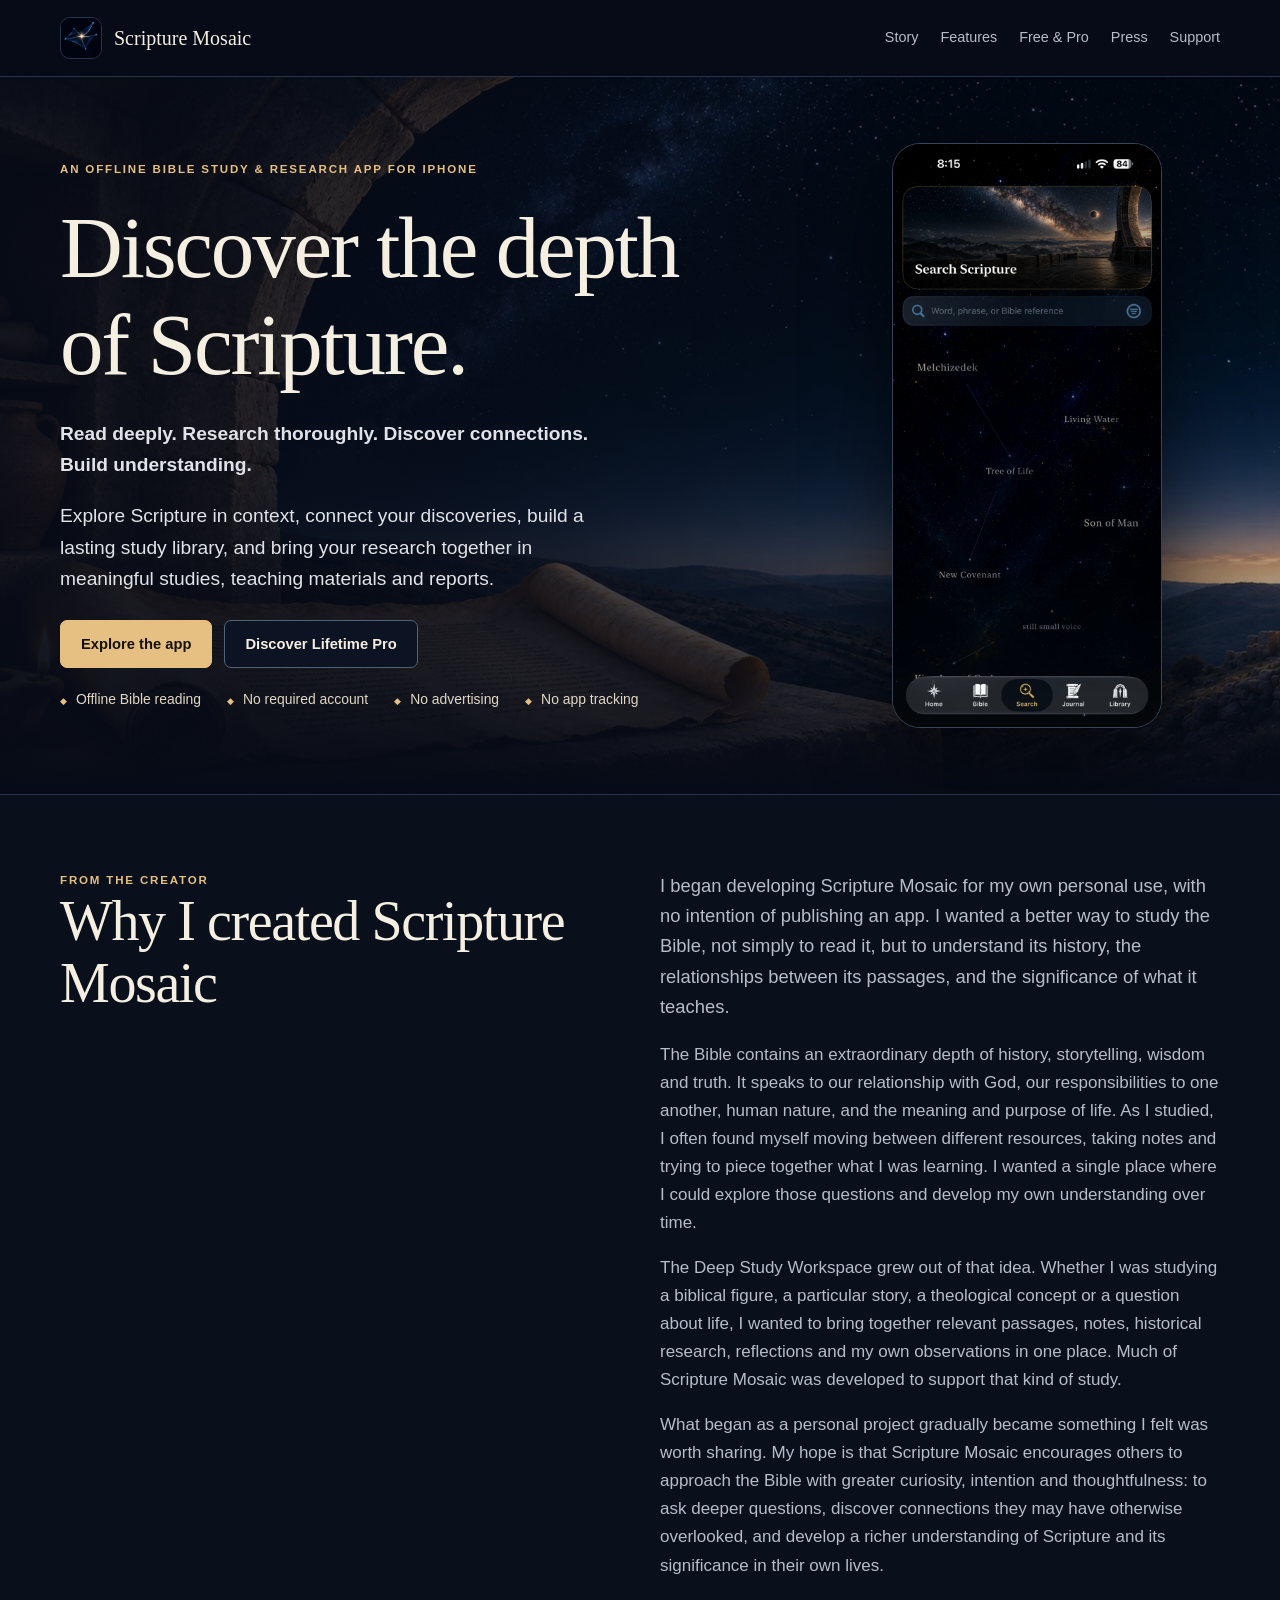
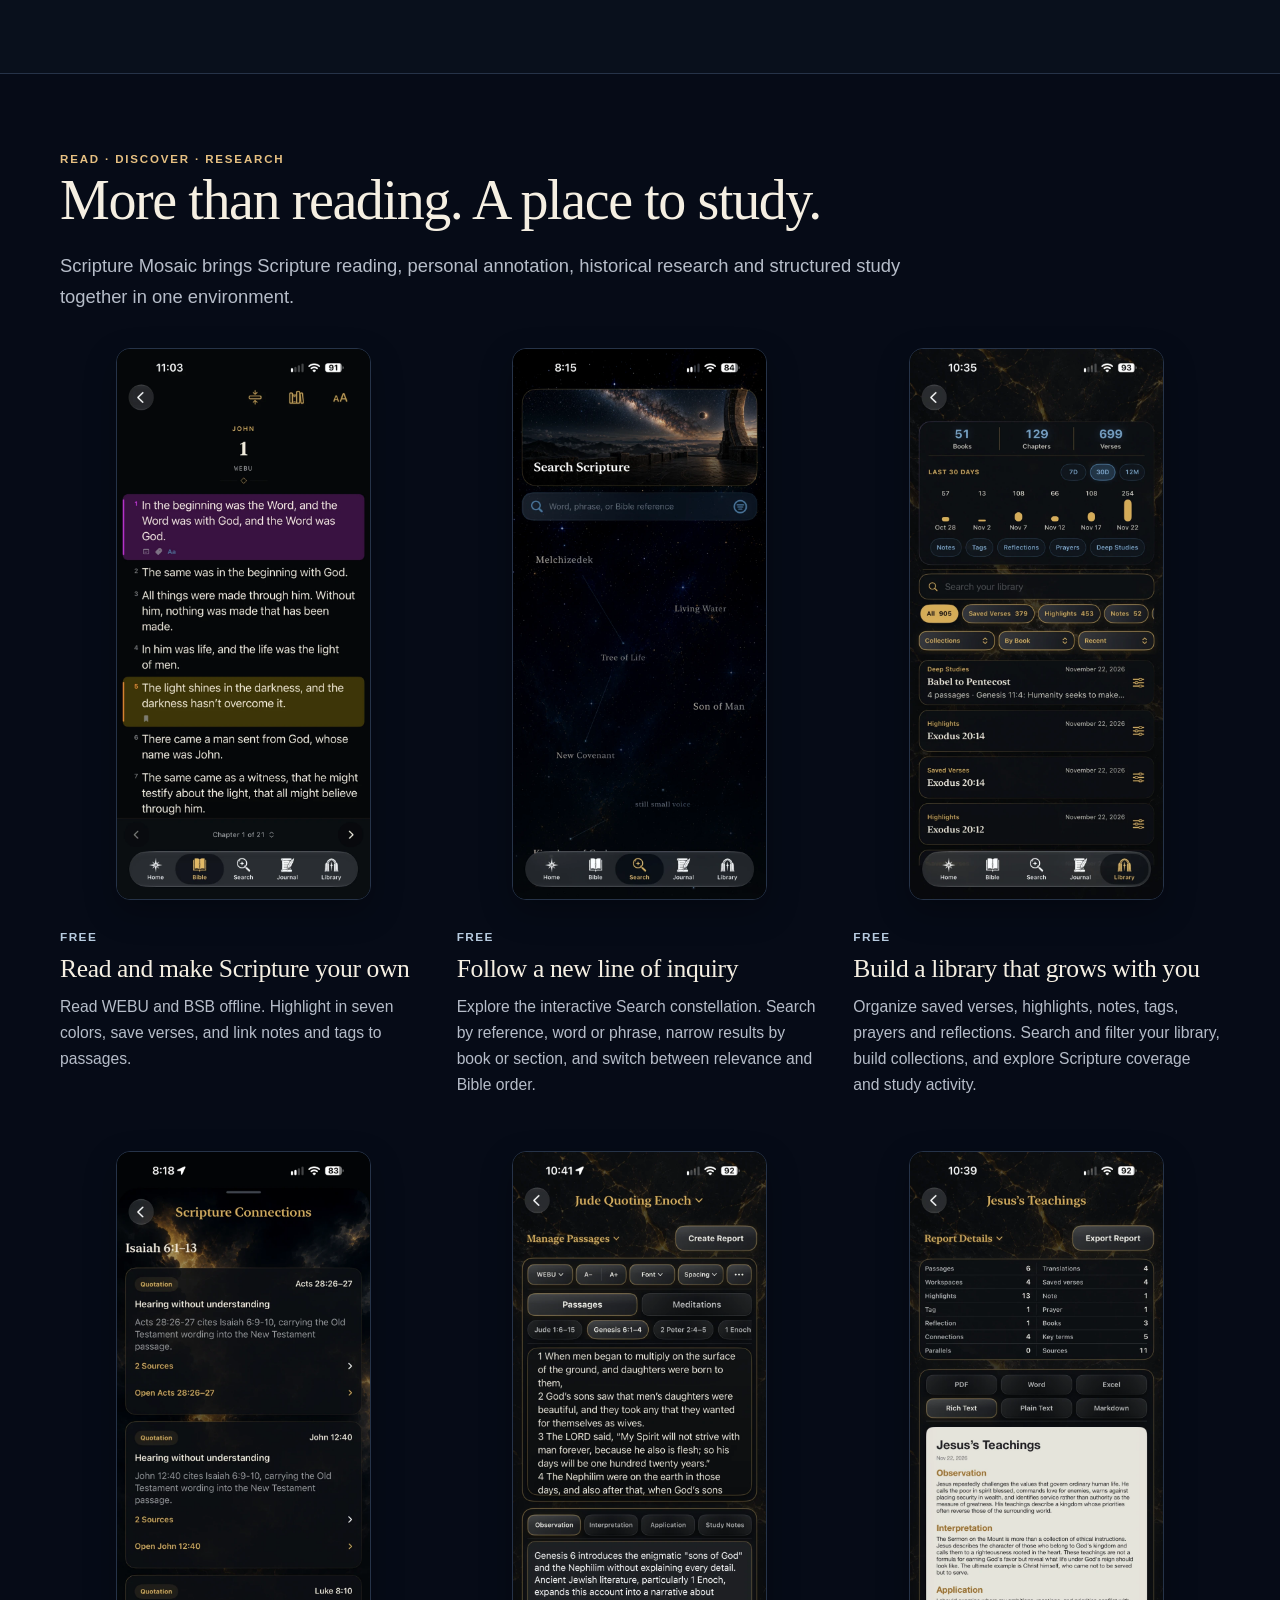
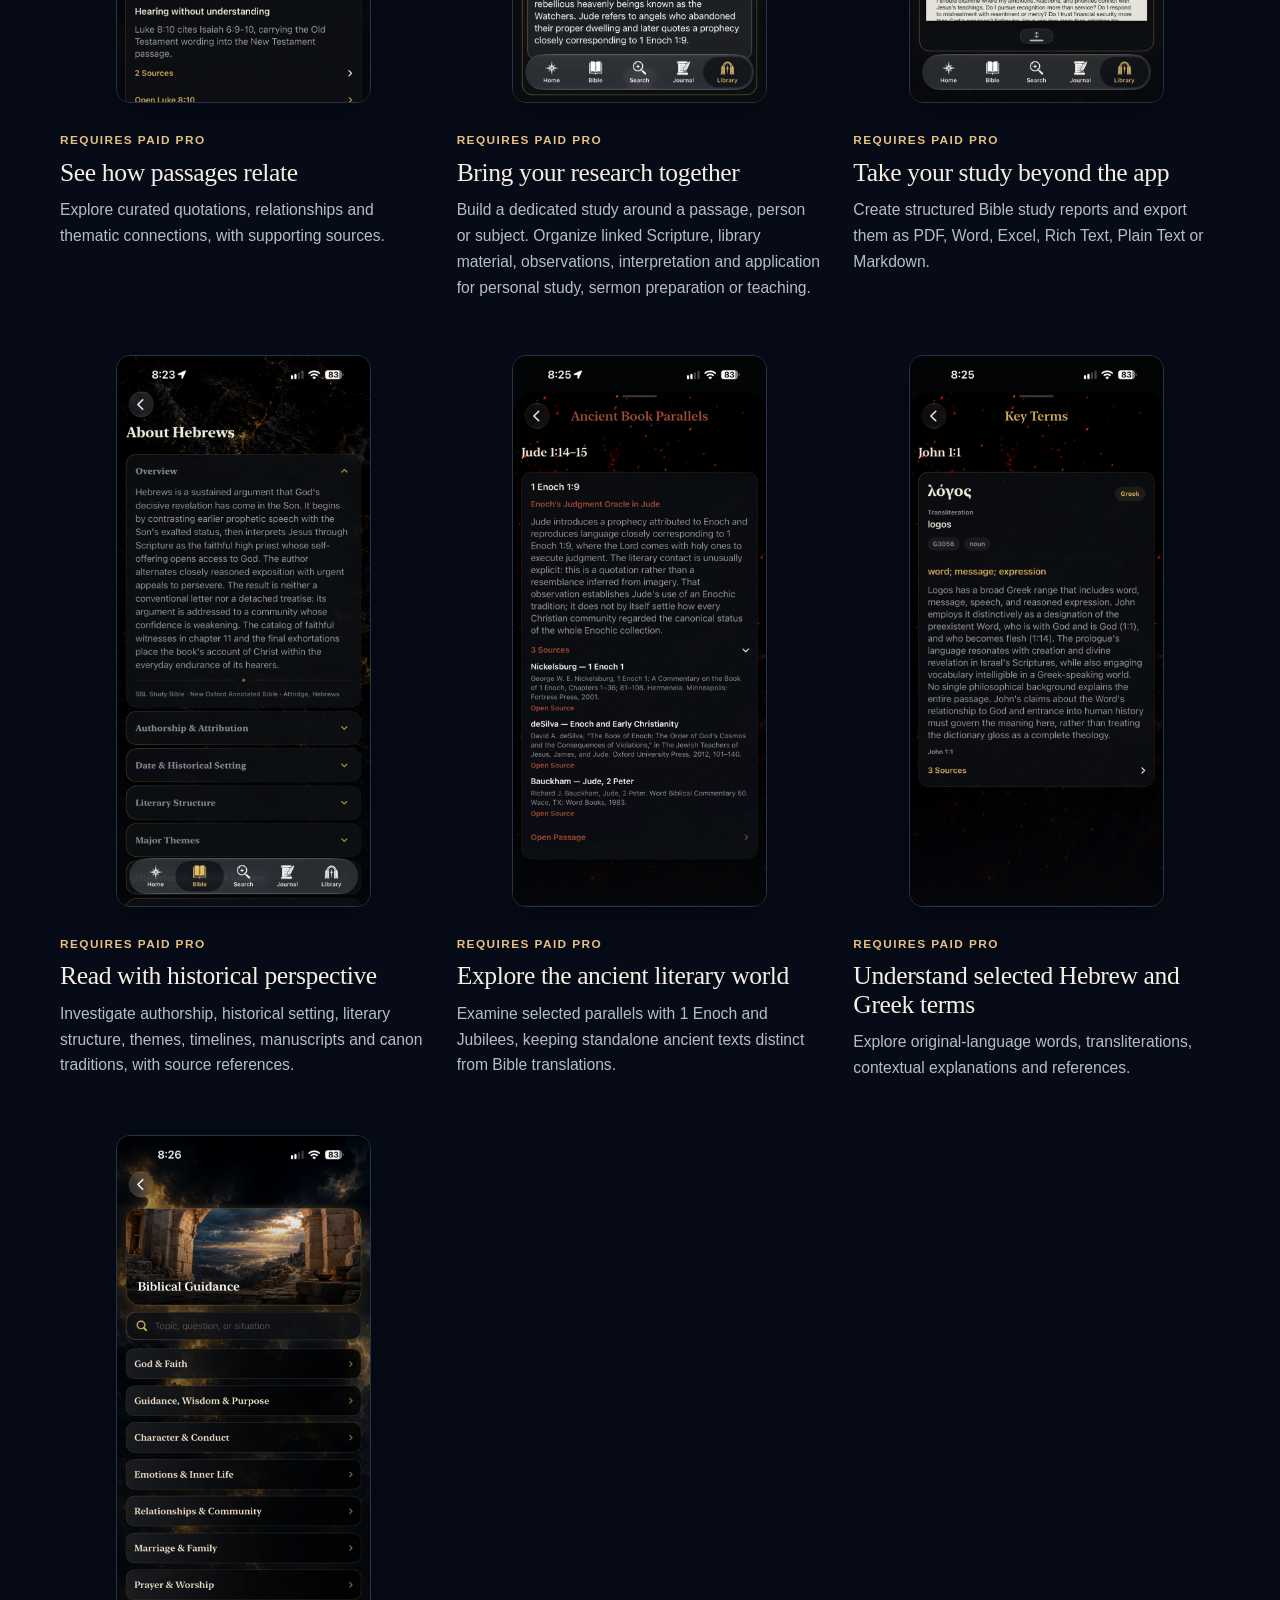
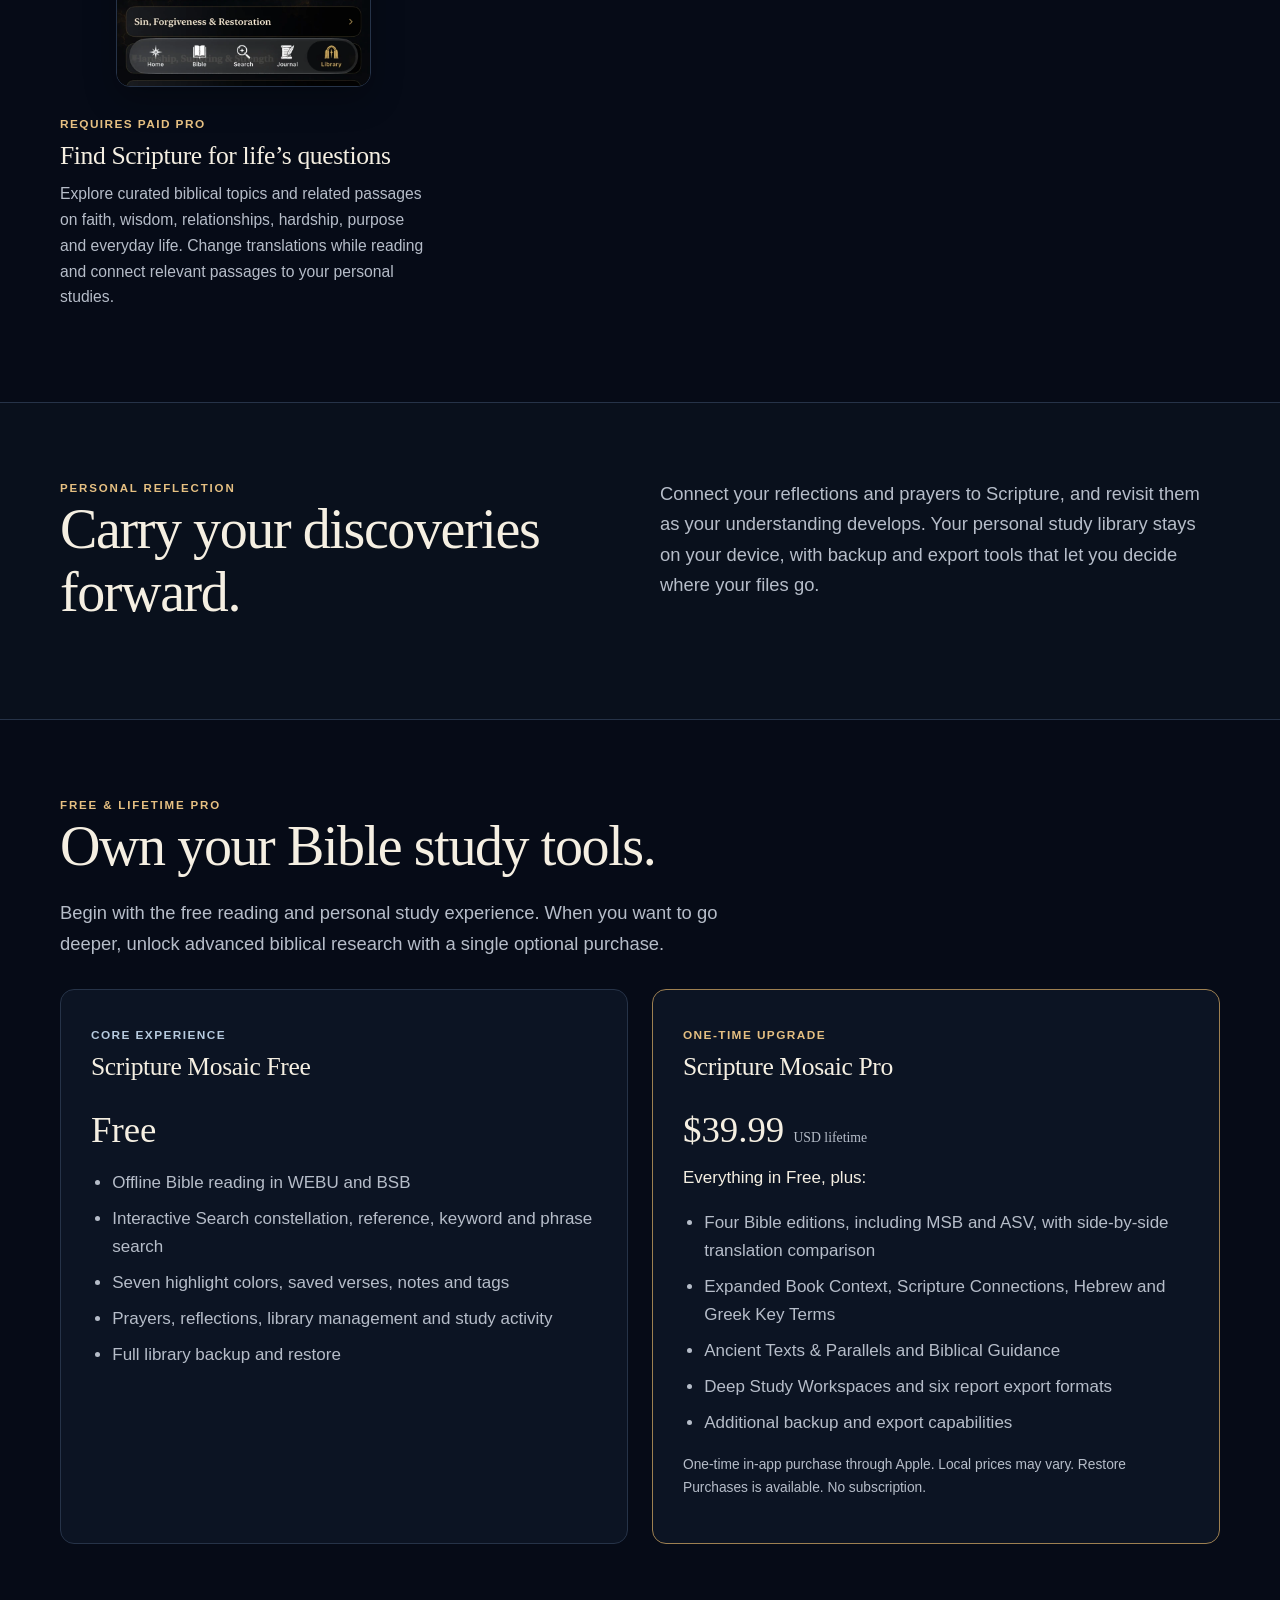
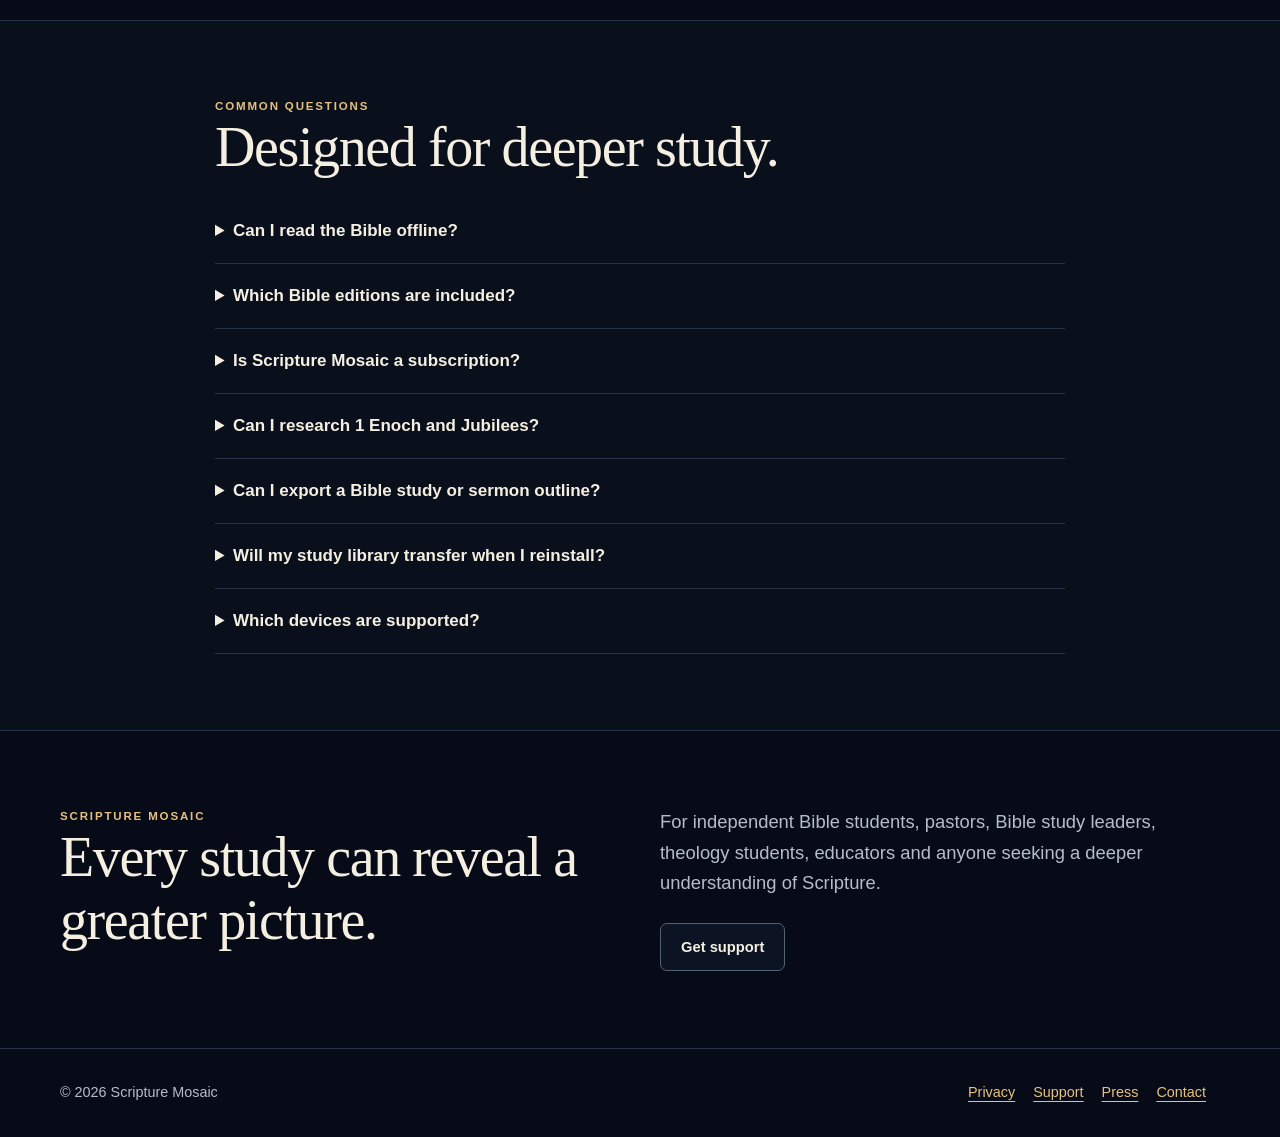
<file: index.html>
<!doctype html>
<html lang="en">
<head>
  <meta charset="utf-8">
  <meta name="viewport" content="width=device-width,initial-scale=1">
  <title>Scripture Mosaic: Bible Study for iPhone | Offline Reading &amp; Deep Research</title>
  <meta name="description" content="Discover an offline Bible study app for iPhone with Scripture search, notes, historical context, Hebrew and Greek research, and lifetime Pro. No ads or subscription.">
  <link rel="canonical" href="https://scripturemosaicapp.com/">
  <meta property="og:type" content="website">
  <meta property="og:title" content="Scripture Mosaic: Bible Study for iPhone | Offline Reading &amp; Deep Research">
  <meta property="og:description" content="Discover an offline Bible study app for iPhone with Scripture search, notes, historical context, Hebrew and Greek research, and lifetime Pro. No ads or subscription.">
  <meta property="og:url" content="https://scripturemosaicapp.com/">
  <meta property="og:image" content="https://scripturemosaicapp.com/marketing-assets/social-preview.jpg">
  <meta name="twitter:card" content="summary_large_image">
  <meta name="theme-color" content="#060b17">
  <link rel="icon" type="image/png" href="/marketing-assets/app-icon.png">
  <link rel="stylesheet" href="/marketing.css">
</head>
<body>
  <a class="skip" href="#main">Skip to content</a>
  <header>
    <nav class="wrap" aria-label="Main navigation">
      <a class="brand" href="/"><img src="/marketing-assets/app-icon.png" width="42" height="42" alt="">Scripture Mosaic</a>
      <div class="navlinks">
        <a href="#story">Story</a>
        <a href="#features">Features</a>
        <a href="#pro">Free &amp; Pro</a>
        <a href="/press/">Press</a>
        <a href="/support/">Support</a>
      </div>
    </nav>
  </header>

  <main id="main">
    <section class="hero">
      <img class="hero-art" src="/marketing-assets/ancient-study.webp" width="1920" height="823" alt="" fetchpriority="high">
      <div class="wrap hero-inner">
        <div class="hero-copy">
          <div class="eyebrow">An offline Bible study &amp; research app for iPhone</div>
          <h1>Discover the depth of Scripture.</h1>
          <p><strong>Read deeply. Research thoroughly. Discover connections. Build understanding.</strong></p>
          <p>Explore Scripture in context, connect your discoveries, build a lasting study library, and bring your research together in meaningful studies, teaching materials and reports.</p>
          <div class="actions">
            <a class="btn" href="#features">Explore the app</a>
            <a class="btn secondary" href="#pro">Discover Lifetime Pro</a>
          </div>
          <div class="trust">
            <span>Offline Bible reading</span>
            <span>No required account</span>
            <span>No advertising</span>
            <span>No app tracking</span>
          </div>
        </div>
        <div class="hero-phone" aria-hidden="true">
          <img src="/marketing-assets/searchconstellation.webp" width="760" height="1652" alt="">
        </div>
      </div>
    </section>

    <section class="section alt" id="story">
      <div class="wrap two">
        <div>
          <div class="eyebrow">From the creator</div>
          <h2>Why I created Scripture Mosaic</h2>
        </div>
        <div>
          <p class="lede">I began developing Scripture Mosaic for my own personal use, with no intention of publishing an app. I wanted a better way to study the Bible, not simply to read it, but to understand its history, the relationships between its passages, and the significance of what it teaches.</p>
          <p class="muted">The Bible contains an extraordinary depth of history, storytelling, wisdom and truth. It speaks to our relationship with God, our responsibilities to one another, human nature, and the meaning and purpose of life. As I studied, I often found myself moving between different resources, taking notes and trying to piece together what I was learning. I wanted a single place where I could explore those questions and develop my own understanding over time.</p>
          <p class="muted">The Deep Study Workspace grew out of that idea. Whether I was studying a biblical figure, a particular story, a theological concept or a question about life, I wanted to bring together relevant passages, notes, historical research, reflections and my own observations in one place. Much of Scripture Mosaic was developed to support that kind of study.</p>
          <p class="muted">What began as a personal project gradually became something I felt was worth sharing. My hope is that Scripture Mosaic encourages others to approach the Bible with greater curiosity, intention and thoughtfulness: to ask deeper questions, discover connections they may have otherwise overlooked, and develop a richer understanding of Scripture and its significance in their own lives.</p>
        </div>
      </div>
    </section>

    <section class="section" id="features">
      <div class="wrap" id="study">
        <div class="eyebrow">Read · Discover · Research</div>
        <h2>More than reading. A place to study.</h2>
        <p class="lede intro">Scripture Mosaic brings Scripture reading, personal annotation, historical research and structured study together in one environment.</p>

        <div class="gallery">
          <article class="feature">
            <a class="screen" href="/marketing-assets/biblereader.webp" aria-label="View full Bible Reader screenshot"><img src="/marketing-assets/biblereader.webp" width="760" height="1652" loading="lazy" alt="Scripture Mosaic Bible Reader screen"></a>
            <span class="tier free">Free</span>
            <h3>Read and make Scripture your own</h3>
            <p>Read WEBU and BSB offline. Highlight in seven colors, save verses, and link notes and tags to passages.</p>
          </article>
          <article class="feature">
            <a class="screen" href="/marketing-assets/searchconstellation.webp" aria-label="View full Search screenshot"><img src="/marketing-assets/searchconstellation.webp" width="760" height="1652" loading="lazy" alt="Scripture Mosaic Search screen"></a>
            <span class="tier free">Free</span>
            <h3>Follow a new line of inquiry</h3>
            <p>Explore the interactive Search constellation. Search by reference, word or phrase, narrow results by book or section, and switch between relevance and Bible order.</p>
          </article>
          <article class="feature">
            <a class="screen" href="/marketing-assets/library.webp" aria-label="View full Library screenshot"><img src="/marketing-assets/library.webp" width="760" height="1652" loading="lazy" alt="Scripture Mosaic Library screen"></a>
            <span class="tier free">Free</span>
            <h3>Build a library that grows with you</h3>
            <p>Organize saved verses, highlights, notes, tags, prayers and reflections. Search and filter your library, build collections, and explore Scripture coverage and study activity.</p>
          </article>
          <article class="feature">
            <a class="screen" href="/marketing-assets/scriptureconnections.webp" aria-label="View full Scripture Connections screenshot"><img src="/marketing-assets/scriptureconnections.webp" width="760" height="1652" loading="lazy" alt="Scripture Mosaic Scripture Connections screen"></a>
            <span class="tier pro">Requires paid Pro</span>
            <h3>See how passages relate</h3>
            <p>Explore curated quotations, relationships and thematic connections, with supporting sources.</p>
          </article>
          <article class="feature">
            <a class="screen" href="/marketing-assets/studyworkspace.webp" aria-label="View full Deep Study Workspace screenshot"><img src="/marketing-assets/studyworkspace.webp" width="760" height="1652" loading="lazy" alt="Scripture Mosaic Deep Study Workspace screen"></a>
            <span class="tier pro">Requires paid Pro</span>
            <h3>Bring your research together</h3>
            <p>Build a dedicated study around a passage, person or subject. Organize linked Scripture, library material, observations, interpretation and application for personal study, sermon preparation or teaching.</p>
          </article>
          <article class="feature">
            <a class="screen" href="/marketing-assets/deepstudyreport.webp" aria-label="View full Deep Study Report screenshot"><img src="/marketing-assets/deepstudyreport.webp" width="760" height="1652" loading="lazy" alt="Scripture Mosaic Deep Study Report screen"></a>
            <span class="tier pro">Requires paid Pro</span>
            <h3>Take your study beyond the app</h3>
            <p>Create structured Bible study reports and export them as PDF, Word, Excel, Rich Text, Plain Text or Markdown.</p>
          </article>
          <article class="feature">
            <a class="screen" href="/marketing-assets/bookcontext.webp" aria-label="View full Book Context screenshot"><img src="/marketing-assets/bookcontext.webp" width="760" height="1652" loading="lazy" alt="Scripture Mosaic Book Context screen"></a>
            <span class="tier pro">Requires paid Pro</span>
            <h3>Read with historical perspective</h3>
            <p>Investigate authorship, historical setting, literary structure, themes, timelines, manuscripts and canon traditions, with source references.</p>
          </article>
          <article class="feature">
            <a class="screen" href="/marketing-assets/ancientbookparallels.webp" aria-label="View full Ancient Texts &amp; Parallels screenshot"><img src="/marketing-assets/ancientbookparallels.webp" width="760" height="1652" loading="lazy" alt="Scripture Mosaic Ancient Texts and Parallels screen"></a>
            <span class="tier pro">Requires paid Pro</span>
            <h3>Explore the ancient literary world</h3>
            <p>Examine selected parallels with 1 Enoch and Jubilees, keeping standalone ancient texts distinct from Bible translations.</p>
          </article>
          <article class="feature">
            <a class="screen" href="/marketing-assets/keyterms.webp" aria-label="View full Key Terms screenshot"><img src="/marketing-assets/keyterms.webp" width="760" height="1652" loading="lazy" alt="Scripture Mosaic Key Terms screen"></a>
            <span class="tier pro">Requires paid Pro</span>
            <h3>Understand selected Hebrew and Greek terms</h3>
            <p>Explore original-language words, transliterations, contextual explanations and references.</p>
          </article>
          <article class="feature">
            <a class="screen" href="/marketing-assets/biblicalguidance.webp" aria-label="View full Biblical Guidance screenshot"><img src="/marketing-assets/biblicalguidance.webp" width="760" height="1652" loading="lazy" alt="Scripture Mosaic Biblical Guidance screen"></a>
            <span class="tier pro">Requires paid Pro</span>
            <h3>Find Scripture for life’s questions</h3>
            <p>Explore curated biblical topics and related passages on faith, wisdom, relationships, hardship, purpose and everyday life. Change translations while reading and connect relevant passages to your personal studies.</p>
          </article>
        </div>
      </div>
    </section>

    <section class="section alt">
      <div class="wrap two">
        <div>
          <div class="eyebrow">Personal reflection</div>
          <h2>Carry your discoveries forward.</h2>
        </div>
        <div>
          <p class="lede">Connect your reflections and prayers to Scripture, and revisit them as your understanding develops. Your personal study library stays on your device, with backup and export tools that let you decide where your files go.</p>
        </div>
      </div>
    </section>

    <section class="section" id="pro">
      <div class="wrap">
        <div class="eyebrow">Free &amp; Lifetime Pro</div>
        <h2>Own your Bible study tools.</h2>
        <p class="lede">Begin with the free reading and personal study experience. When you want to go deeper, unlock advanced biblical research with a single optional purchase.</p>
        <div class="plans" id="plans">
          <article class="plan">
            <span class="tier free">Core experience</span>
            <h3>Scripture Mosaic Free</h3>
            <p class="price">Free</p>
            <ul>
              <li>Offline Bible reading in WEBU and BSB</li>
              <li>Interactive Search constellation, reference, keyword and phrase search</li>
              <li>Seven highlight colors, saved verses, notes and tags</li>
              <li>Prayers, reflections, library management and study activity</li>
              <li>Full library backup and restore</li>
            </ul>
          </article>
          <article class="plan pro">
            <span class="tier">One-time upgrade</span>
            <h3>Scripture Mosaic Pro</h3>
            <p class="price">$39.99 <span class="small">USD lifetime</span></p>
            <p>Everything in Free, plus:</p>
            <ul>
              <li>Four Bible editions, including MSB and ASV, with side-by-side translation comparison</li>
              <li>Expanded Book Context, Scripture Connections, Hebrew and Greek Key Terms</li>
              <li>Ancient Texts &amp; Parallels and Biblical Guidance</li>
              <li>Deep Study Workspaces and six report export formats</li>
              <li>Additional backup and export capabilities</li>
            </ul>
            <p class="small">One-time in-app purchase through Apple. Local prices may vary. Restore Purchases is available. No subscription.</p>
          </article>
        </div>
      </div>
    </section>

    <section class="section alt">
      <div class="wrap faq">
        <div class="eyebrow">Common questions</div>
        <h2>Designed for deeper study.</h2>
        <details><summary>Can I read the Bible offline?</summary><p>Yes. The included Bible editions are available for offline reading. Purchases and external source websites require an internet connection.</p></details>
        <details><summary>Which Bible editions are included?</summary><p>WEBU (World English Bible Updated) and BSB (Berean Standard Bible) are included free. Pro adds MSB and ASV and translation comparison. Included books may differ by edition.</p></details>
        <details><summary>Is Scripture Mosaic a subscription?</summary><p>No. The core experience is free. Scripture Mosaic Pro is an optional one-time lifetime purchase.</p></details>
        <details><summary>Can I research 1 Enoch and Jubilees?</summary><p>Yes, with Pro. Standalone ancient-text editions are presented separately from Bible translations. Their inclusion does not assert a uniform biblical canon across Christian traditions.</p></details>
        <details><summary>Can I export a Bible study or sermon outline?</summary><p>Pro Deep Studies can be exported as PDF, Word, Excel, Rich Text, Plain Text and Markdown. Use your own observations and research to develop teaching or study material.</p></details>
        <details><summary>Will my study library transfer when I reinstall?</summary><p>Personal study content is stored locally. Keep a verified backup outside the app before deleting it or resetting your library. Restore Purchases restores eligible Pro access, not your personal study content.</p></details>
        <details><summary>Which devices are supported?</summary><p>Scripture Mosaic is designed for iPhone running iOS 18 or later.</p></details>
      </div>
    </section>

    <section class="section">
      <div class="wrap two">
        <div>
          <div class="eyebrow">Scripture Mosaic</div>
          <h2>Every study can reveal a greater picture.</h2>
        </div>
        <div>
          <p class="lede">For independent Bible students, pastors, Bible study leaders, theology students, educators and anyone seeking a deeper understanding of Scripture.</p>
          <div class="actions">
            <a class="btn secondary" href="/support/">Get support</a>
          </div>
        </div>
      </div>
    </section>
  </main>

  <footer>
    <div class="wrap footer">
      <span>© 2026 Scripture Mosaic</span>
      <div>
        <a href="/privacy/">Privacy</a>
        <a href="/support/">Support</a>
        <a href="/press/">Press</a>
        <a href="mailto:support@scripturemosaicapp.com">Contact</a>
      </div>
    </div>
  </footer>
</body>
</html>
</file>
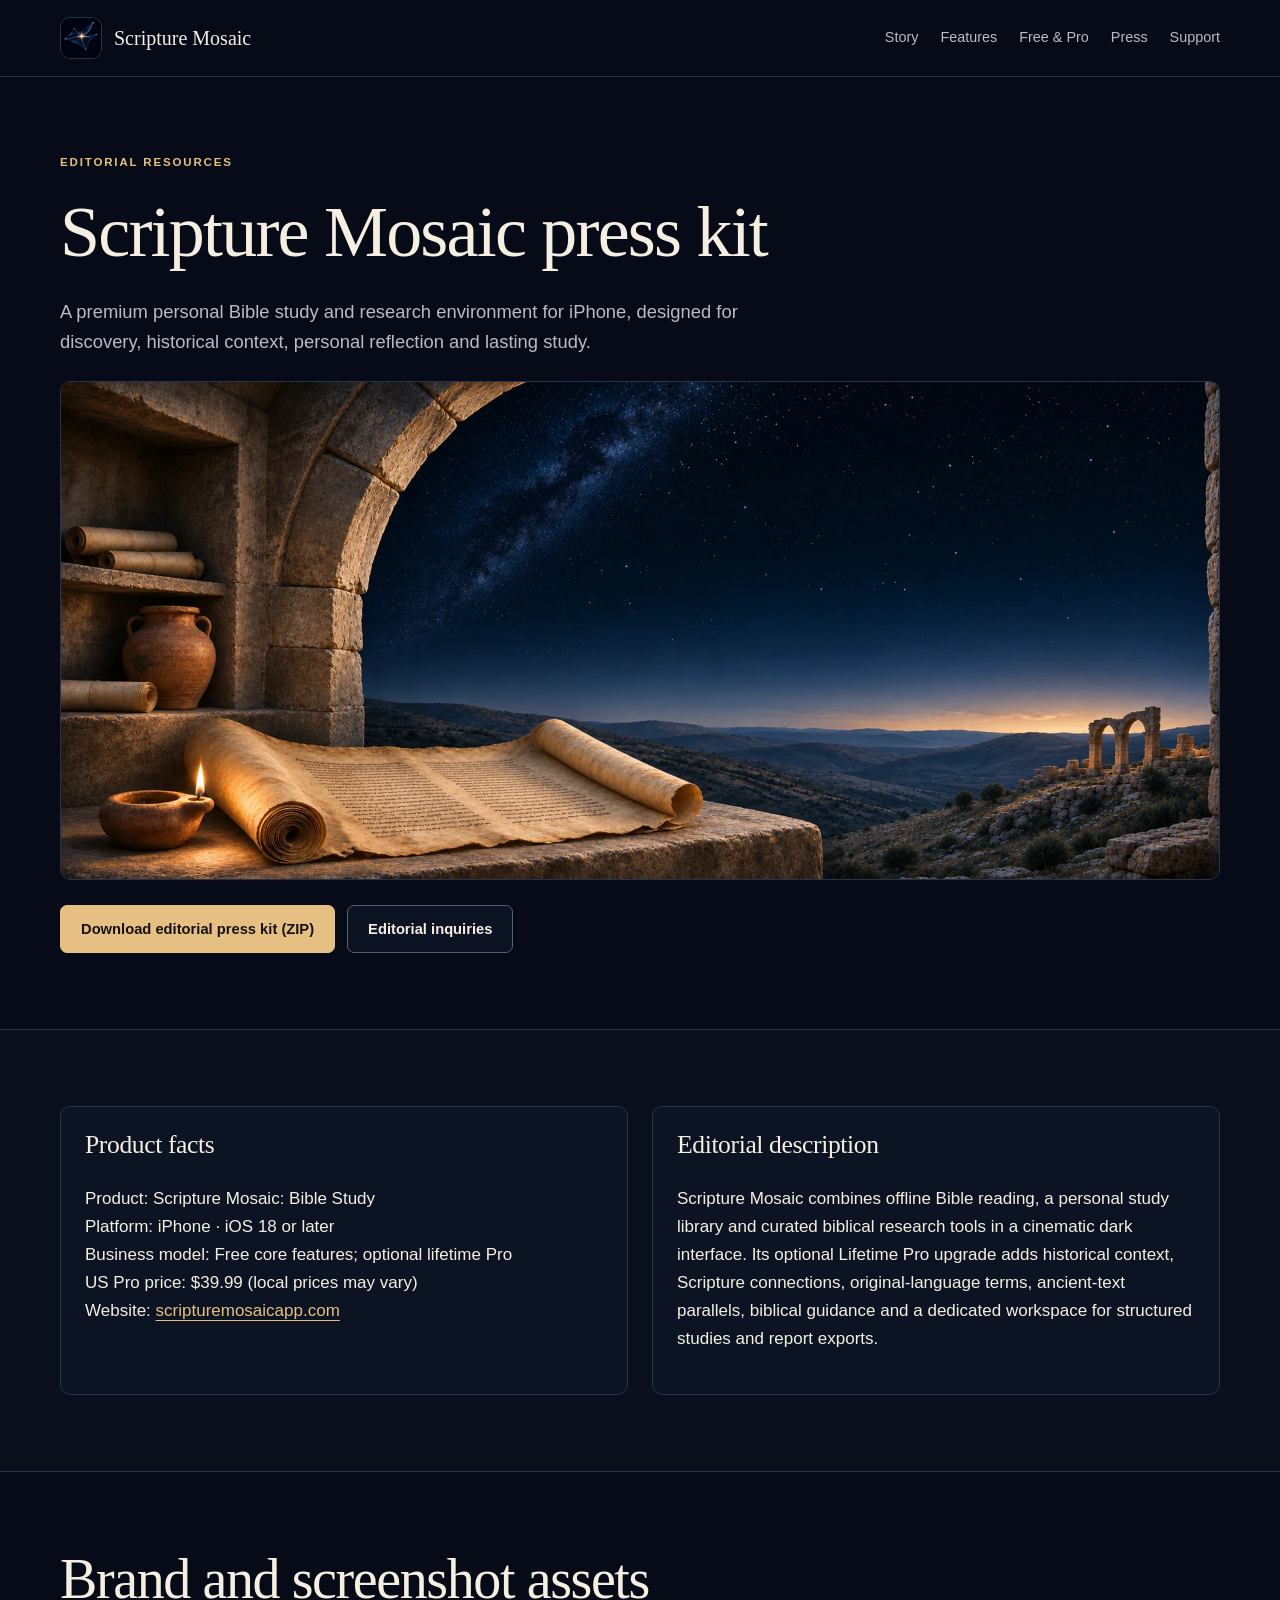
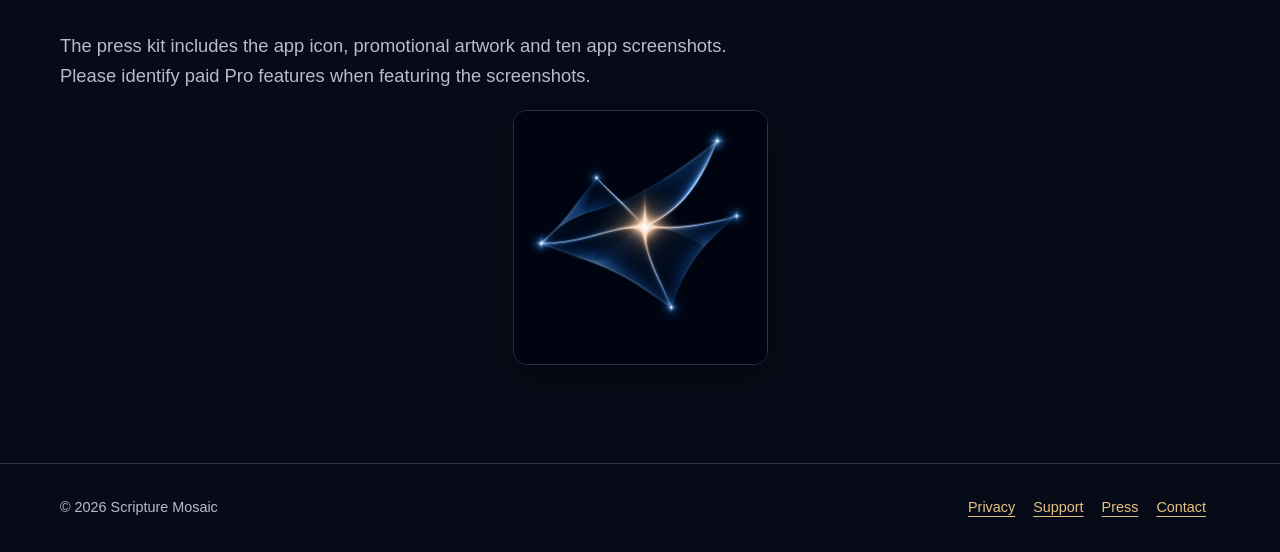
<file: press/index.html>
<!doctype html>
<html lang="en">
<head>
  <meta charset="utf-8">
  <meta name="viewport" content="width=device-width,initial-scale=1">
  <title>Press Kit | Scripture Mosaic: Bible Study</title>
  <meta name="description" content="Editorial information, brand artwork and actual app screenshots for Scripture Mosaic, an offline Bible study and research app for iPhone.">
  <link rel="canonical" href="https://scripturemosaicapp.com/press/">
  <meta property="og:type" content="website">
  <meta property="og:title" content="Press Kit | Scripture Mosaic: Bible Study">
  <meta property="og:description" content="Editorial information, brand artwork and actual app screenshots for Scripture Mosaic, an offline Bible study and research app for iPhone.">
  <meta property="og:url" content="https://scripturemosaicapp.com/press/">
  <meta property="og:image" content="https://scripturemosaicapp.com/marketing-assets/social-preview.jpg">
  <meta name="twitter:card" content="summary_large_image">
  <meta name="theme-color" content="#060b17">
  <link rel="icon" type="image/png" href="/marketing-assets/app-icon.png">
  <link rel="stylesheet" href="/marketing.css">
</head>
<body>
  <a class="skip" href="#main">Skip to content</a>
  <header>
    <nav class="wrap" aria-label="Main navigation">
      <a class="brand" href="/"><img src="/marketing-assets/app-icon.png" width="42" height="42" alt="">Scripture Mosaic</a>
      <div class="navlinks">
        <a href="/#story">Story</a>
        <a href="/#features">Features</a>
        <a href="/#pro">Free &amp; Pro</a>
        <a href="/press/">Press</a>
        <a href="/support/">Support</a>
      </div>
    </nav>
  </header>

  <main id="main">
    <section class="section">
      <div class="wrap">
        <div class="eyebrow">Editorial resources</div>
        <h1 style="font-size:clamp(2.8rem,6vw,4.5rem)">Scripture Mosaic press kit</h1>
        <p class="lede">A premium personal Bible study and research environment for iPhone, designed for discovery, historical context, personal reflection and lasting study.</p>
        <img class="press-art" src="/marketing-assets/ancient-study.webp" alt="Ancient manuscript beside an oil lamp overlooking a midnight landscape">
        <div class="actions">
          <a class="btn" href="/marketing-assets/editorial-press-kit.zip" download>Download editorial press kit (ZIP)</a>
          <a class="btn secondary" href="mailto:support@scripturemosaicapp.com">Editorial inquiries</a>
        </div>
      </div>
    </section>

    <section class="section alt">
      <div class="wrap press-grid">
        <article>
          <h3>Product facts</h3>
          <p>Product: Scripture Mosaic: Bible Study<br>Platform: iPhone · iOS 18 or later<br>Business model: Free core features; optional lifetime Pro<br>US Pro price: $39.99 (local prices may vary)<br>Website: <a href="https://scripturemosaicapp.com/">scripturemosaicapp.com</a></p>
        </article>
        <article>
          <h3>Editorial description</h3>
          <p>Scripture Mosaic combines offline Bible reading, a personal study library and curated biblical research tools in a cinematic dark interface. Its optional Lifetime Pro upgrade adds historical context, Scripture connections, original-language terms, ancient-text parallels, biblical guidance and a dedicated workspace for structured studies and report exports.</p>
        </article>
      </div>
    </section>

    <section class="section">
      <div class="wrap">
        <h2>Brand and screenshot assets</h2>
        <p class="lede">The press kit includes the app icon, promotional artwork and ten app screenshots. Please identify paid Pro features when featuring the screenshots.</p>
        <a class="screen" href="/marketing-assets/app-icon.png"><img src="/marketing-assets/app-icon.png" alt="Scripture Mosaic Midnight Mosaic constellation icon" width="1024" height="1024"></a>
      </div>
    </section>
  </main>

  <footer>
    <div class="wrap footer">
      <span>© 2026 Scripture Mosaic</span>
      <div>
        <a href="/privacy/">Privacy</a>
        <a href="/support/">Support</a>
        <a href="/press/">Press</a>
        <a href="mailto:support@scripturemosaicapp.com">Contact</a>
      </div>
    </div>
  </footer>
</body>
</html>
</file>
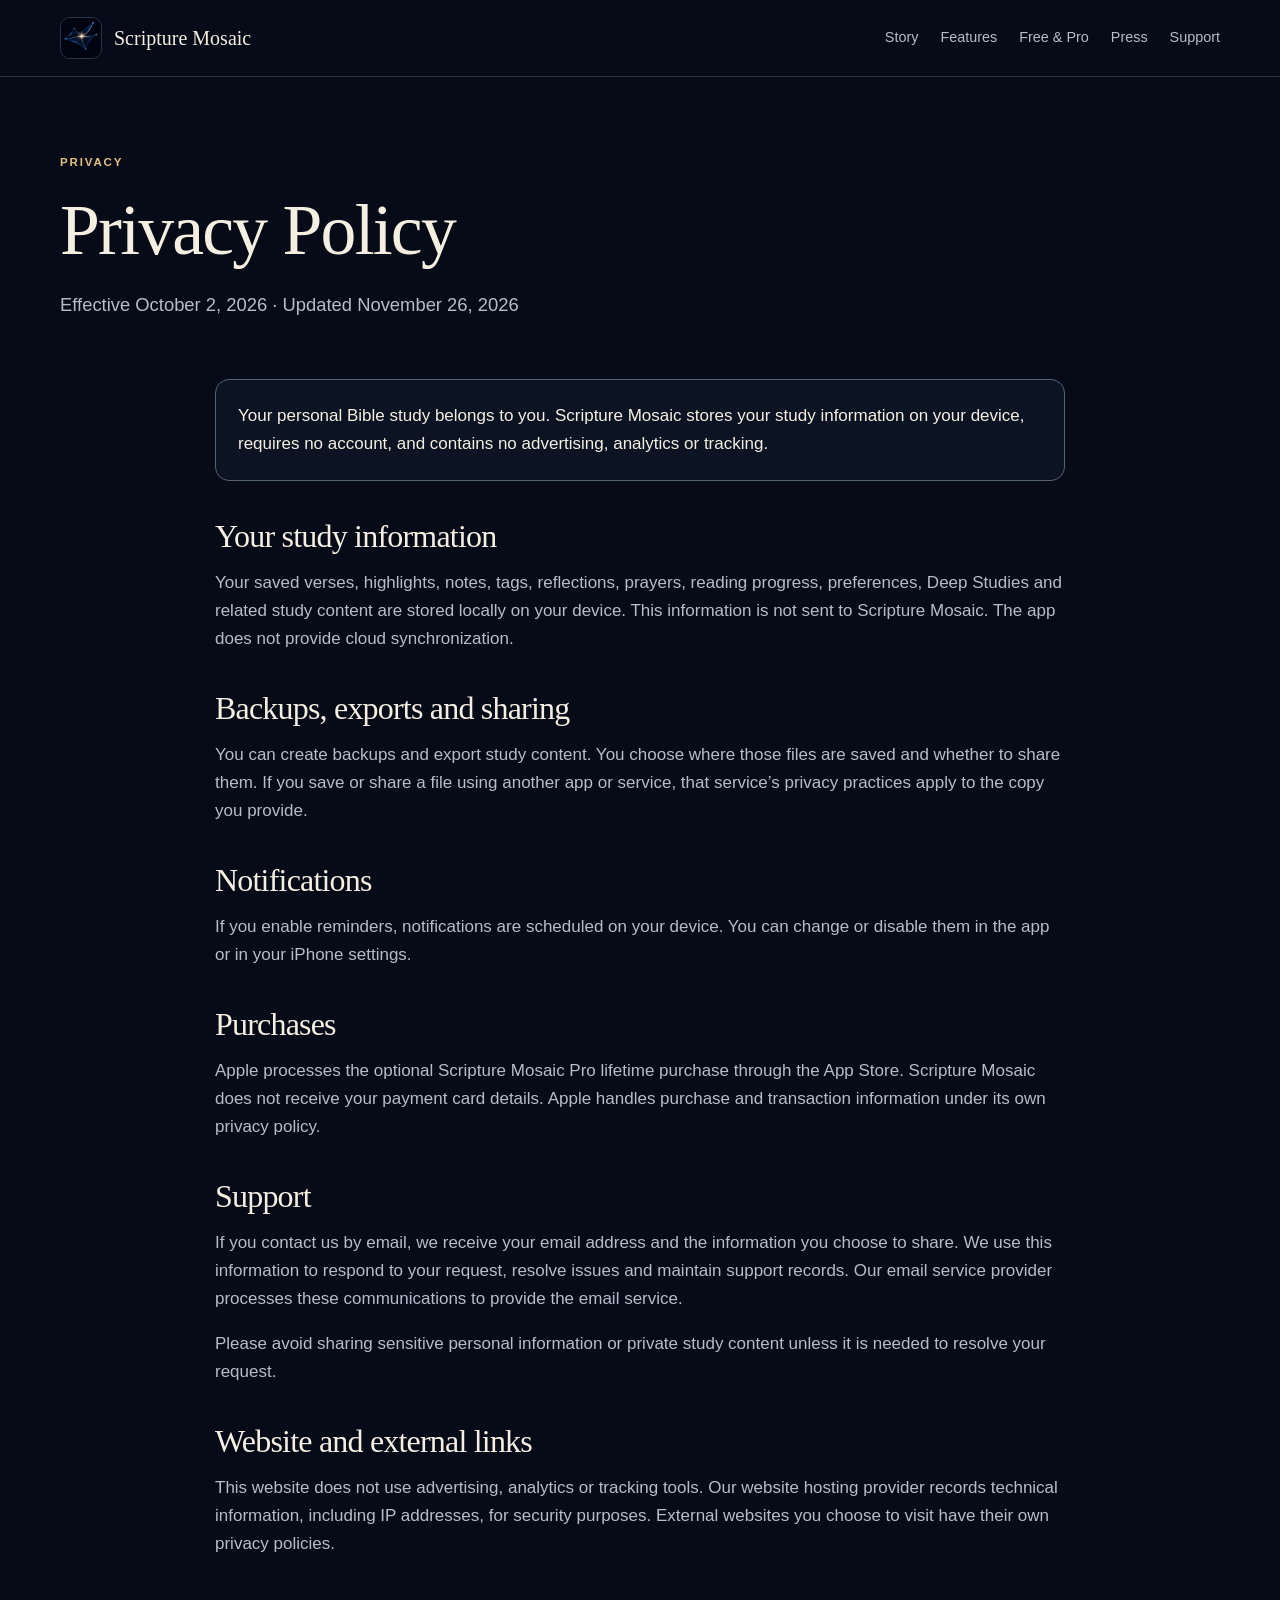
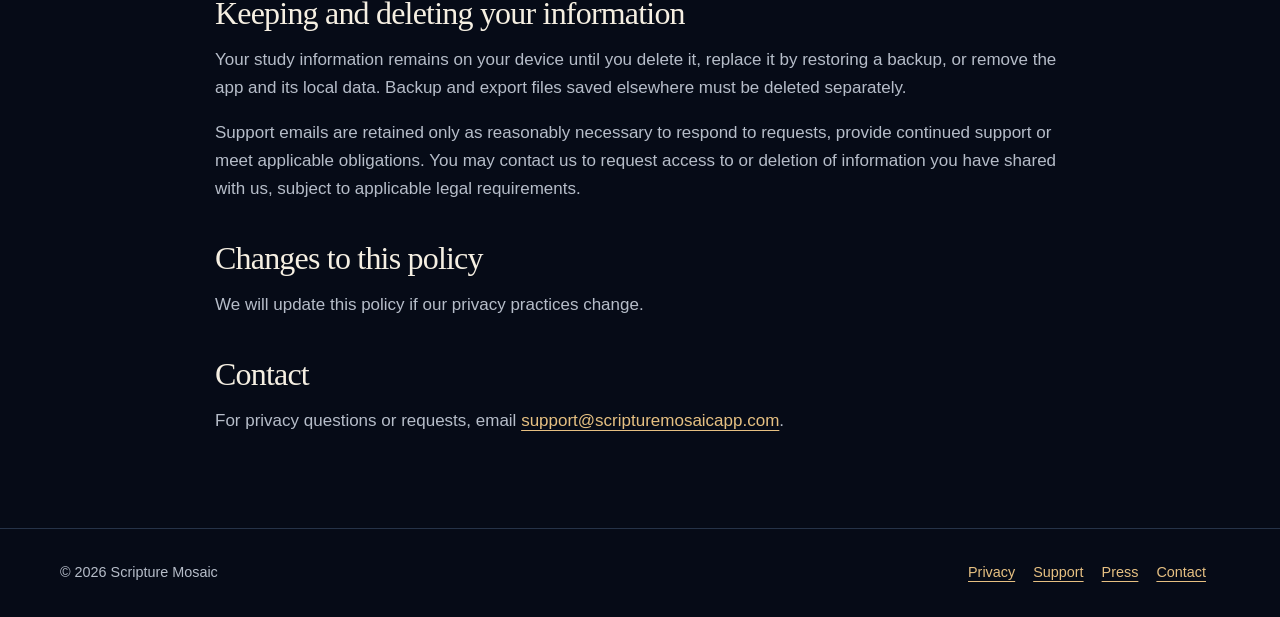
<file: privacy/index.html>
<!doctype html><html lang="en"><head><meta charset="utf-8"><meta name="viewport" content="width=device-width,initial-scale=1"><meta name="description" content="Privacy Policy for Scripture Mosaic: Bible Study."><title>Privacy Policy — Scripture Mosaic</title><meta name="theme-color" content="#060b17"><link rel="icon" type="image/png" href="/marketing-assets/app-icon.png"><link rel="stylesheet" href="/marketing.css"><link rel="canonical" href="https://scripturemosaicapp.com/privacy/"></head><body class="utility-page privacy-page"><a class="skip" href="#main">Skip to content</a><header>
    <nav class="wrap" aria-label="Main navigation">
      <a class="brand" href="/"><img src="/marketing-assets/app-icon.png" width="42" height="42" alt="">Scripture Mosaic</a>
      <div class="navlinks">
        <a href="/#story">Story</a>
        <a href="/#features">Features</a>
        <a href="/#pro">Free &amp; Pro</a>
        <a href="/press/">Press</a>
        <a href="/support/">Support</a>
      </div>
    </nav>
  </header><main id="main"><div class="wrap page-head"><div class="eyebrow">Privacy</div><h1>Privacy Policy</h1><p class="lede">Effective October 2, 2026 · Updated November 26, 2026</p></div><article class="wrap prose">
<div class="notice">Your personal Bible study belongs to you. Scripture Mosaic stores your study information on your device, requires no account, and contains no advertising, analytics or tracking.</div>
<h2>Your study information</h2><p>Your saved verses, highlights, notes, tags, reflections, prayers, reading progress, preferences, Deep Studies and related study content are stored locally on your device. This information is not sent to Scripture Mosaic. The app does not provide cloud synchronization.</p>
<h2>Backups, exports and sharing</h2><p>You can create backups and export study content. You choose where those files are saved and whether to share them. If you save or share a file using another app or service, that service’s privacy practices apply to the copy you provide.</p>
<h2>Notifications</h2><p>If you enable reminders, notifications are scheduled on your device. You can change or disable them in the app or in your iPhone settings.</p>
<h2>Purchases</h2><p>Apple processes the optional Scripture Mosaic Pro lifetime purchase through the App Store. Scripture Mosaic does not receive your payment card details. Apple handles purchase and transaction information under its own privacy policy.</p>
<h2>Support</h2><p>If you contact us by email, we receive your email address and the information you choose to share. We use this information to respond to your request, resolve issues and maintain support records. Our email service provider processes these communications to provide the email service.</p><p>Please avoid sharing sensitive personal information or private study content unless it is needed to resolve your request.</p>
<h2>Website and external links</h2><p>This website does not use advertising, analytics or tracking tools. Our website hosting provider records technical information, including IP addresses, for security purposes. External websites you choose to visit have their own privacy policies.</p>
<h2>Keeping and deleting your information</h2><p>Your study information remains on your device until you delete it, replace it by restoring a backup, or remove the app and its local data. Backup and export files saved elsewhere must be deleted separately.</p><p>Support emails are retained only as reasonably necessary to respond to requests, provide continued support or meet applicable obligations. You may contact us to request access to or deletion of information you have shared with us, subject to applicable legal requirements.</p>
<h2>Changes to this policy</h2><p>We will update this policy if our privacy practices change.</p>
<h2>Contact</h2><p>For privacy questions or requests, email <a class="email" href="mailto:support@scripturemosaicapp.com">support@scripturemosaicapp.com</a>.</p>
</article></main><footer>
    <div class="wrap footer">
      <span>© 2026 Scripture Mosaic</span>
      <div>
        <a href="/privacy/">Privacy</a>
        <a href="/support/">Support</a>
        <a href="/press/">Press</a>
        <a href="mailto:support@scripturemosaicapp.com">Contact</a>
      </div>
    </div>
  </footer></body></html>
</file>
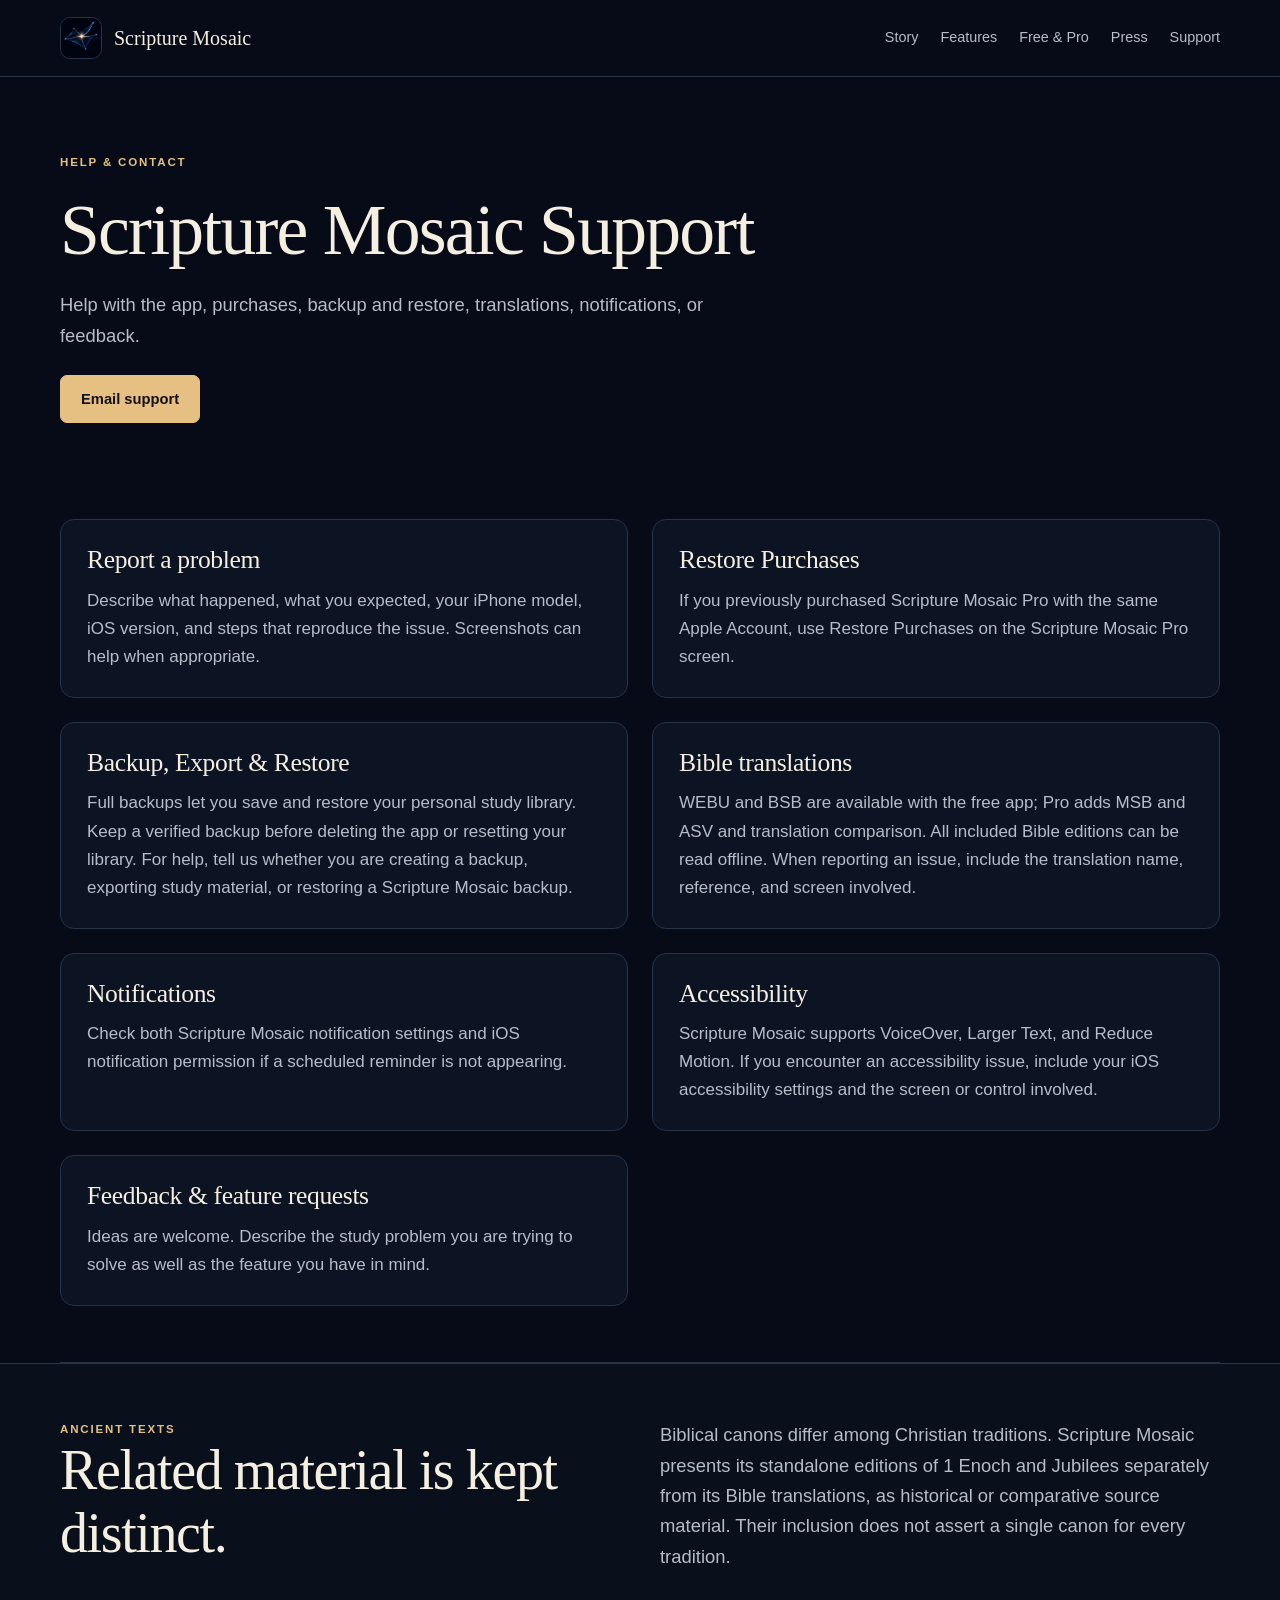
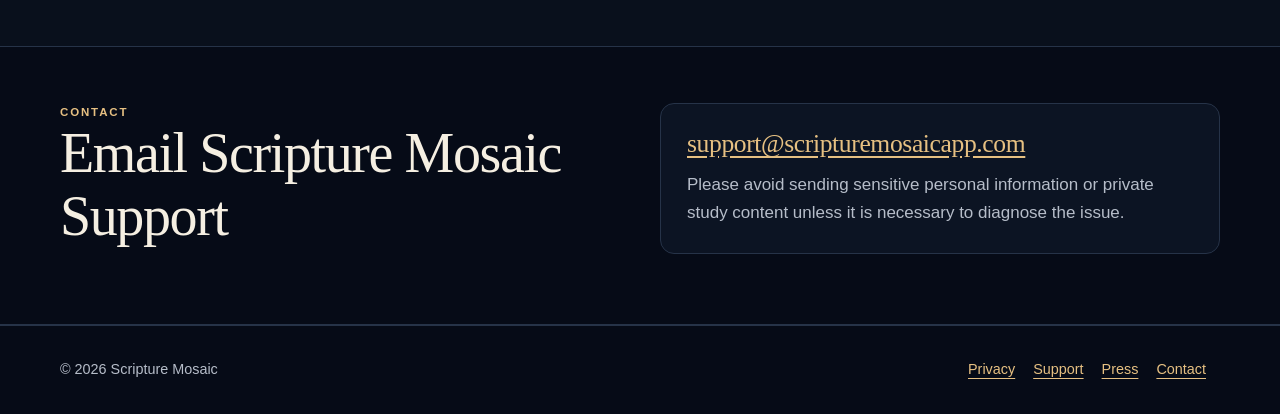
<file: support/index.html>
<!doctype html><html lang="en"><head><meta charset="utf-8"><meta name="viewport" content="width=device-width,initial-scale=1"><meta name="description" content="Support for Scripture Mosaic: Bible Study."><title>Support — Scripture Mosaic</title><meta name="theme-color" content="#060b17"><link rel="icon" type="image/png" href="/marketing-assets/app-icon.png"><link rel="stylesheet" href="/marketing.css"><link rel="canonical" href="https://scripturemosaicapp.com/support/"></head><body class="utility-page support-page"><a class="skip" href="#main">Skip to content</a><header>
    <nav class="wrap" aria-label="Main navigation">
      <a class="brand" href="/"><img src="/marketing-assets/app-icon.png" width="42" height="42" alt="">Scripture Mosaic</a>
      <div class="navlinks">
        <a href="/#story">Story</a>
        <a href="/#features">Features</a>
        <a href="/#pro">Free &amp; Pro</a>
        <a href="/press/">Press</a>
        <a href="/support/">Support</a>
      </div>
    </nav>
  </header><main id="main"><div class="wrap page-head"><div class="eyebrow">Help & contact</div><h1>Scripture Mosaic Support</h1><p class="lede">Help with the app, purchases, backup and restore, translations, notifications, or feedback.</p><div class="buttons"><a class="btn" href="mailto:support@scripturemosaicapp.com">Email support</a></div></div>
<section class="wrap"><div class="support">
<article class="card"><h3>Report a problem</h3><p>Describe what happened, what you expected, your iPhone model, iOS version, and steps that reproduce the issue. Screenshots can help when appropriate.</p></article>
<article class="card"><h3>Restore Purchases</h3><p>If you previously purchased Scripture Mosaic Pro with the same Apple Account, use Restore Purchases on the Scripture Mosaic Pro screen.</p></article>
<article class="card"><h3>Backup, Export & Restore</h3><p>Full backups let you save and restore your personal study library. Keep a verified backup before deleting the app or resetting your library. For help, tell us whether you are creating a backup, exporting study material, or restoring a Scripture Mosaic backup.</p></article>
<article class="card"><h3>Bible translations</h3><p>WEBU and BSB are available with the free app; Pro adds MSB and ASV and translation comparison. All included Bible editions can be read offline. When reporting an issue, include the translation name, reference, and screen involved.</p></article>
<article class="card"><h3>Notifications</h3><p>Check both Scripture Mosaic notification settings and iOS notification permission if a scheduled reminder is not appearing.</p></article>
<article class="card"><h3>Accessibility</h3><p>Scripture Mosaic supports VoiceOver, Larger Text, and Reduce Motion. If you encounter an accessibility issue, include your iOS accessibility settings and the screen or control involved.</p></article>
<article class="card"><h3>Feedback & feature requests</h3><p>Ideas are welcome. Describe the study problem you are trying to solve as well as the feature you have in mind.</p></article>
</div></section>
<section class="band"><div class="wrap two"><div><div class="eyebrow">Ancient texts</div><h2>Related material is kept distinct.</h2></div><p class="lede">Biblical canons differ among Christian traditions. Scripture Mosaic presents its standalone editions of 1 Enoch and Jubilees separately from its Bible translations, as historical or comparative source material. Their inclusion does not assert a single canon for every tradition.</p></div></section>
<section><div class="wrap two"><div><div class="eyebrow">Contact</div><h2>Email Scripture Mosaic Support</h2></div><div class="card"><h3><a class="email" href="mailto:support@scripturemosaicapp.com">support@scripturemosaicapp.com</a></h3><p>Please avoid sending sensitive personal information or private study content unless it is necessary to diagnose the issue.</p></div></div></section></main><footer>
    <div class="wrap footer">
      <span>© 2026 Scripture Mosaic</span>
      <div>
        <a href="/privacy/">Privacy</a>
        <a href="/support/">Support</a>
        <a href="/press/">Press</a>
        <a href="mailto:support@scripturemosaicapp.com">Contact</a>
      </div>
    </div>
  </footer></body></html>
</file>
<file: marketing.css>
@charset "UTF-8";
:root{color-scheme:dark;--bg:#060b17;--surface:#0c1423;--text:#f5efe2;--muted:#b6bdc9;--gold:#e6c082;--line:#263348;--max:1160px}*{box-sizing:border-box}html{scroll-behavior:smooth}body{margin:0;background:var(--bg);color:var(--text);font:17px/1.65 -apple-system,BlinkMacSystemFont,"Segoe UI",sans-serif}a{color:var(--gold);text-underline-offset:4px}a:focus-visible,summary:focus-visible{outline:3px solid var(--gold);outline-offset:5px}img{display:block;max-width:100%;height:auto}h1,h2,h3,p{margin-top:0}h1,h2,h3{font-family:Georgia,"Times New Roman",serif;font-weight:normal;line-height:1.12;letter-spacing:-.025em}h1{font-size:clamp(3rem,6.8vw,6rem);margin:20px 0 24px}h2{font-size:clamp(2.05rem,4.5vw,3.5rem);margin-bottom:20px}h3{font-size:1.6rem;letter-spacing:-.015em}p{margin-bottom:1em}.muted,.lede{color:var(--muted)}.lede{font-size:1.15rem;max-width:720px}.wrap{width:min(calc(100% - 48px),var(--max));margin:auto}.eyebrow{text-transform:uppercase;letter-spacing:.16em;font-size:.72rem;font-weight:650;color:var(--gold)}.skip{position:absolute;left:12px;top:-100px;z-index:5;background:#fff;color:#000;padding:12px}.skip:focus{top:12px}header{border-bottom:1px solid var(--line);background:#060b17}nav{min-height:76px;display:flex;gap:24px;align-items:center;justify-content:space-between;padding-block:10px}.brand{display:flex;align-items:center;gap:12px;text-decoration:none;color:var(--text);font:1.25rem Georgia,serif}.brand img{width:42px;height:42px;border-radius:10px;border:1px solid #263348}.navlinks{display:flex;gap:22px;align-items:center;flex-wrap:wrap}.navlinks a{font-size:.9rem;color:var(--muted);text-decoration:none}.navlinks a:hover{color:var(--text)}.hero{position:relative;isolation:isolate;overflow:hidden;border-bottom:1px solid var(--line);background:var(--bg)}.hero-art{position:absolute;inset:0;width:100%;height:100%;object-fit:cover;object-position:40% 60%;z-index:-2}.hero:after{content:"";position:absolute;inset:0;z-index:-1;background:linear-gradient(90deg,rgba(6,11,23,.91) 0%,rgba(6,11,23,.82) 35%,rgba(6,11,23,.24) 100%),linear-gradient(0deg,#060b17 0%,transparent 35%)}.hero-inner{min-height:650px;display:grid;grid-template-columns:1.2fr .65fr;gap:64px;align-items:center;padding-block:66px}.hero-copy{max-width:680px}.hero-copy p{font-size:1.2rem;color:#e1e3e8;max-width:550px}.hero-phone{width:min(100%,270px);justify-self:center;border:1px solid #384559;border-radius:28px;overflow:hidden;box-shadow:0 24px 80px #0009;background:#04070b}.hero-phone img{width:100%}.actions{display:flex;flex-wrap:wrap;gap:12px;align-items:center;margin-top:25px}.btn{display:inline-flex;align-items:center;justify-content:center;min-height:48px;border:1px solid var(--gold);border-radius:7px;background:var(--gold);color:#15110a;padding:10px 20px;text-decoration:none;font-weight:650;font-size:.92rem}.btn.secondary{background:#0c1423;color:var(--text);border-color:#536174}.small{font-size:.86rem;color:var(--muted)}.trust{display:flex;flex-wrap:wrap;gap:10px 26px;padding-top:20px;font-size:.87rem;color:#e1d7c5}.trust span:before{content:"◆";color:var(--gold);font-size:.65em;margin-right:9px}.section{padding-block:76px;border-bottom:1px solid var(--line)}.section.alt{background:#09101c}.intro{max-width:850px}.gallery{display:grid;grid-template-columns:repeat(3,minmax(0,1fr));gap:38px 30px;margin-top:36px}.feature{min-width:0}.screen{display:block;background:#03060c;border:1px solid #263348;border-radius:14px;overflow:hidden;max-width:255px;margin:0 auto 22px;box-shadow:0 12px 32px #0004}.screen img{width:100%}.tier{display:inline-block;color:var(--gold);font-size:.74rem;font-weight:700;text-transform:uppercase;letter-spacing:.12em;margin:0 0 8px}.tier.free{color:#b7cbdf}.feature p{font-size:.98rem;color:var(--muted)}.feature h3{margin-bottom:10px}.plans{display:grid;grid-template-columns:1fr 1fr;gap:24px;margin-top:30px}.plan{border:1px solid var(--line);border-radius:14px;padding:30px;background:var(--surface)}.plan.pro{border-color:#9d8051}.price{font-size:2.3rem;font-family:Georgia,serif;line-height:1.2;margin:12px 0}.plan ul{padding-left:1.25em;color:var(--muted)}.plan li+li{margin-top:8px}.two{display:grid;grid-template-columns:1fr 1fr;gap:40px;align-items:start}.faq{max-width:850px}.faq details{border-bottom:1px solid var(--line);padding:18px 0}.faq summary{cursor:pointer;font-weight:650}.faq details p{color:var(--muted);padding-top:10px;margin-bottom:0}footer{padding:32px 0;color:var(--muted);font-size:.9rem}.footer{display:flex;gap:18px;justify-content:space-between;flex-wrap:wrap}.footer a{margin-right:14px}.press-art{border-radius:10px;border:1px solid var(--line);margin:24px 0}.press-grid{display:grid;grid-template-columns:1fr 1fr;gap:24px}.press-grid article{background:var(--surface);border:1px solid var(--line);border-radius:10px;padding:24px}code{overflow-wrap:anywhere}.status{color:var(--gold);font-size:.9rem;margin-top:14px}.download-slot[hidden]{display:none}.download-slot img{height:48px;width:auto}.screen:hover{border-color:#af9263}@media(max-width:800px){.hero-inner{grid-template-columns:1fr 220px;gap:26px;min-height:570px}.gallery{grid-template-columns:repeat(2,minmax(0,1fr));gap:30px 22px}.hero:after{background:linear-gradient(90deg,rgba(6,11,23,.94),rgba(6,11,23,.55)),linear-gradient(0deg,#060b17,transparent 40%)}.section{padding-block:54px}}@media(max-width:560px){.wrap{width:calc(100% - 32px)}nav{align-items:flex-start;flex-direction:column;gap:7px;padding-block:12px}.navlinks{gap:14px}.hero-inner{grid-template-columns:1fr;gap:28px;padding-block:48px;min-height:0}.hero-phone{width:200px}.hero-art{object-position:35% center}.hero-copy p{font-size:1.05rem}.hero:after{background:linear-gradient(180deg,rgba(6,11,23,.73),rgba(6,11,23,.92) 53%,#060b17 100%)}.gallery{grid-template-columns:repeat(2,minmax(0,1fr));gap:26px 14px}.feature h3{font-size:1.22rem}.feature p{font-size:.88rem;line-height:1.55}.screen{border-radius:9px;margin-bottom:14px}.plans,.two,.press-grid{grid-template-columns:1fr}.plan{padding:22px}.section{padding-block:42px}.trust{gap:8px 15px}}@media(prefers-reduced-motion:reduce){html{scroll-behavior:auto}}

/* Supporting pages share the marketing theme; existing policy and support copy retained. */
.utility-page{min-height:100vh}
.utility-page .page-head{padding-block:76px 40px}
.utility-page .page-head h1{font-size:clamp(2.65rem,5.6vw,4.5rem);margin-block:18px 20px}
.utility-page .buttons{display:flex;flex-wrap:wrap;gap:12px;margin-top:24px}
.utility-page main>section{padding-block:56px;border-bottom:1px solid var(--line)}
.utility-page .support{display:grid;grid-template-columns:repeat(2,minmax(0,1fr));gap:24px}
.utility-page .card{min-width:0;padding:26px;border:1px solid var(--line);border-radius:14px;background:var(--surface)}
.utility-page .card h3{margin-bottom:12px}
.utility-page .card p{color:var(--muted);margin-bottom:0}
.utility-page .band{background:#09101c;border-top:1px solid var(--line)}
.utility-page .prose{max-width:850px;padding-bottom:76px;overflow-wrap:anywhere}
.utility-page .prose h2{font-size:clamp(1.55rem,3vw,2rem);margin:38px 0 14px}
.utility-page .prose p{color:var(--muted)}
.utility-page .notice{border:1px solid #536174;background:var(--surface);border-radius:14px;padding:22px;color:var(--text)}
.utility-page .email{overflow-wrap:anywhere}
.utility-page footer{border-top:1px solid var(--line)}
@media(max-width:560px){.utility-page .page-head{padding-block:44px 24px}.utility-page main>section{padding-block:32px}.utility-page .support{grid-template-columns:1fr;gap:16px}.utility-page .card{padding:20px}.utility-page .prose{padding-bottom:42px}}
</file>
